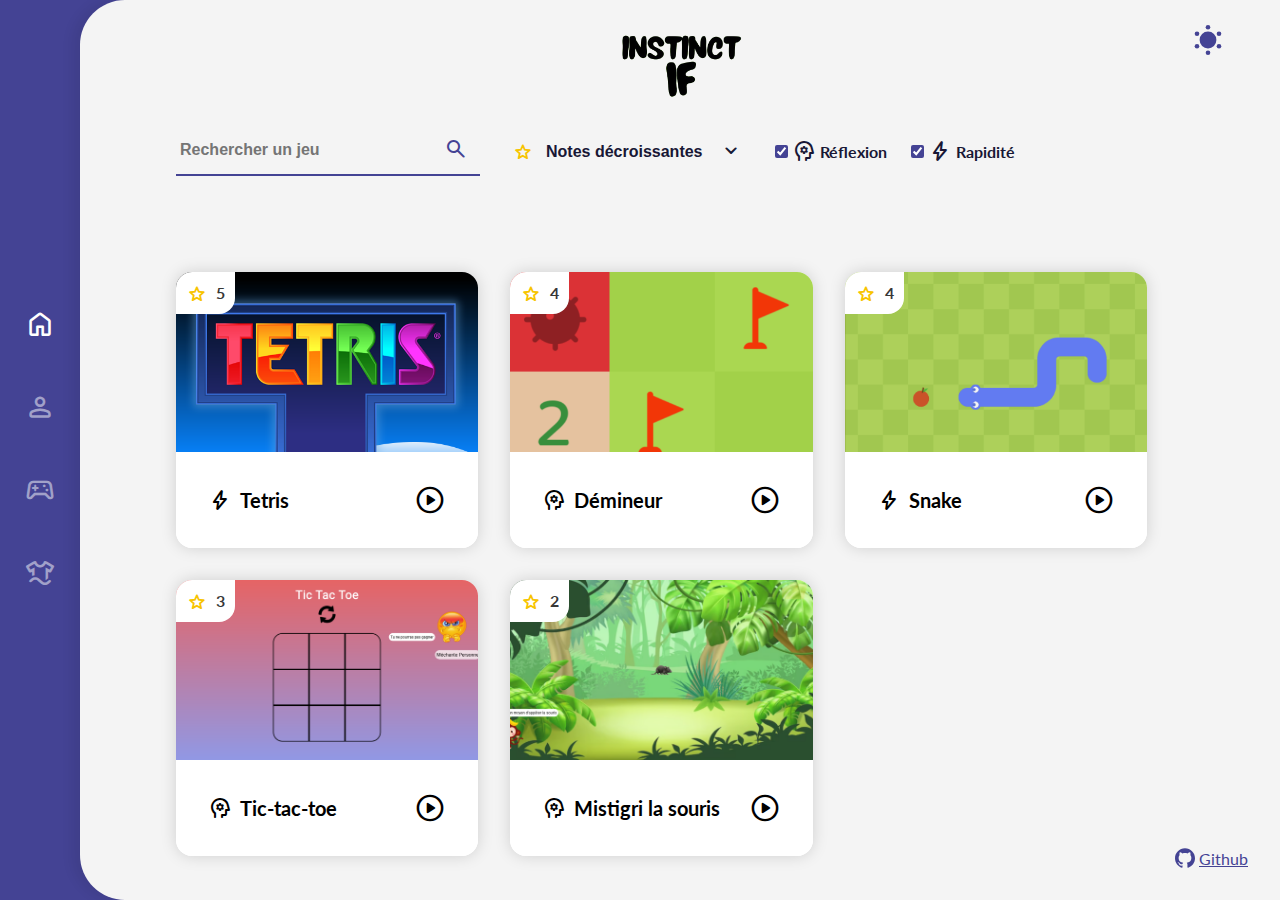
<file: index.html>
<!DOCTYPE html>
<html lang="fr">
<head>
    <meta charset="UTF-8">
    <title>Instinct If</title>
    <link rel="icon" href="favicon.svg">
    <meta name="viewport" content="width=device-width, initial-scale=1.0">
    <link rel="stylesheet" href="css/index.css">
    <link rel="stylesheet" href="css/theme-toggles@4.10.1_css_around.css">
    <link rel="preconnect" href="https://fonts.googleapis.com">
    <link rel="preconnect" href="https://fonts.gstatic.com" crossorigin>
    <link href="https://fonts.googleapis.com/css2?family=Lato:wght@300;400;700;900&display=swap" rel="stylesheet">
    <link rel="stylesheet" href="https://fonts.googleapis.com/css2?family=Material+Symbols+Rounded:opsz,wght,FILL,GRAD@24,400,1,0" />
    <link href="https://fonts.googleapis.com/css2?family=Faster+One&display=swap" rel="stylesheet">
    <script src="https://ajax.googleapis.com/ajax/libs/jquery/3.7.1/jquery.min.js"></script></head>
</head>
<body>
    <header>
        <div class="nav__item">
            <span class="material-symbols-rounded nav__item__btn active" id="nav-home">home</span>
        </div>
        <div class="nav__item">
            <span class="material-symbols-rounded nav__item__btn" id="nav-login">person</span>
        </div>
        <div class="nav__item"  id="nav-game2">
            <span class="material-symbols-rounded nav__item__btn" id="nav-game">sports_esports</span>
        </div>
        <div class="nav__item">
            <span class="material-symbols-rounded nav__item__btn" id="nav-merch">laundry</span>
        </div>
    </header>
    <main>
        <div class="head">
            <div class="logo-title">
                <img src="assets/logo_blanc.png" class="mainlogo">
            </div>
            <label class="theme-toggle">
                <input type="checkbox" id="dark-mode"/>
                <span class="theme-toggle-sr">Toggle theme</span>
                <svg
                        xmlns="http://www.w3.org/2000/svg"
                        aria-hidden="true"
                        width="1em"
                        height="1em"
                        fill="currentColor"
                        class="theme-toggle__around"
                        viewBox="0 0 32 32"
                >
                    <clipPath id="theme-toggle__around__cutout">
                        <path d="M0 0h42v30a1 1 0 00-16 13H0Z" />
                    </clipPath>
                    <g clip-path="url(#theme-toggle__around__cutout)">
                        <circle cx="16" cy="16" r="8.4" />
                        <g>
                            <circle cx="16" cy="3.3" r="2.3" />
                            <circle cx="27" cy="9.7" r="2.3" />
                            <circle cx="27" cy="22.3" r="2.3" />
                            <circle cx="16" cy="28.7" r="2.3" />
                            <circle cx="5" cy="22.3" r="2.3" />
                            <circle cx="5" cy="9.7" r="2.3" />
                        </g>
                    </g>
                </svg>
            </label>
        </div>
        <div class="container">
            <section id="home">
                <div class="home_search">
                    <div class="search__wrapper">
                        <input type="text" name="" placeholder="Rechercher un jeu" class="search__field">
                        <button type="submit" class="search__icon"><span class="material-symbols-rounded">search</span></button>
                    </div>
                    <div class="settings__wrapper">
                        <div class="note__wrapper">
                            <span class="material-symbols-rounded star">star</span>
                            <label class="note__select">
                                <select name="note_selection" id="note_selection" class="note_selection">
                                    <option value="descending">Notes décroissantes</option>
                                    <option value="ascending">Notes croissantes</option>
                                </select>
                                <span class="material-symbols-rounded">expand_more</span>
                            </label>
                        </div>
                        <label class="cat__choose">
                            <input type="checkbox" value="Réflexion" checked id="cat_psychology">
                            <span class="material-symbols-rounded">psychology</span>
                            Réflexion
                        </label>
                        <label class="cat__choose">
                            <input type="checkbox" value="Rapidité" checked id="cat_bolt">
                            <span class="material-symbols-rounded">bolt</span>
                            Rapidité
                        </label>
                    </div>
                </div>
                <div class="game_desc" id="tetris_d">
                    <div class="desc_title">
                        <h1>Tetris</h1>
                        <span class="material-symbols-rounded" data-id="tetris_d">close</span>
                    </div>
                    <div class="desc_img"></div>
                    <div class="desc_txt">
                        <div class="desc_info">
                            <div class="desc_cat">
                                <span class="material-symbols-rounded">bolt</span>
                                Rapidité
                            </div>
                            <div class="desc_note">
                                <span class="material-symbols-rounded">star</span>
                                <span class="material-symbols-rounded">star</span>
                                <span class="material-symbols-rounded">star</span>
                                <span class="material-symbols-rounded">star</span>
                                <span class="material-symbols-rounded">star</span>
                            </div>
                        </div>
                        <p>
                            Tetris est un jeu de puzzle emblématique où des pièces géométriques, appelées tétriminos, tombent d'en haut dans une grille. Le but est de les faire pivoter et glisser pour former des lignes horizontales sans lacunes. Une fois une ligne complétée, elle disparaît, libérant de l'espace pour les pièces suivantes. Le jeu devient de plus en plus rapide à mesure que les niveaux avancent, mettant les réflexes et la stratégie du joueur à l'épreuve. Avec son concept simple mais addictif, Tetris a captivé des millions de joueurs depuis sa création.
                        </p>
                    </div>
                    <a href="#" class="desc_play" data-id="tetris">Jouer <span class="material-symbols-rounded play">play_circle</span></a>
                </div>
                <div class="game_desc" id="deminer_d">
                    <div class="desc_title">
                        <h1>Démineur</h1>
                        <span class="material-symbols-rounded" data-id="deminer_d">close</span>
                    </div>
                    <div class="desc_img"></div>
                    <div class="desc_txt">
                        <div class="desc_info">
                            <div class="desc_cat">
                                <span class="material-symbols-rounded">psychology</span>
                                Réflexion
                            </div>
                            <div class="desc_note">
                                <span class="material-symbols-rounded">star</span>
                                <span class="material-symbols-rounded">star</span>
                                <span class="material-symbols-rounded">star</span>
                                <span class="material-symbols-rounded">star</span>
                            </div>
                        </div>
                        <p>
                            Le démineur est un jeu de réflexion où le joueur est confronté à une grille de cases cachées, certaines contenant des mines. Le but est de découvrir toutes les cases non minées sans déclencher une mine. En utilisant des indices numériques révélés lorsqu'une case est découverte, le joueur doit déduire l'emplacement des mines et marquer les cases potentiellement dangereuses. Le défi réside dans la gestion du risque et de la logique pour éviter les explosions et terminer la grille avec succès.
                        </p>
                    </div>
                    <a href="#" class="desc_play" data-id="deminer">Jouer <span class="material-symbols-rounded play">play_circle</span></a>
                </div>
                <div class="game_desc" id="snake_d">
                    <div class="desc_title">
                        <h1>Snake</h1>
                        <span class="material-symbols-rounded" data-id="snake_d">close</span>
                    </div>
                    <div class="desc_img"></div>
                    <div class="desc_txt">
                        <div class="desc_info">
                            <div class="desc_cat">
                                <span class="material-symbols-rounded">bolt</span>
                                Rapidité
                            </div>
                            <div class="desc_note">
                                <span class="material-symbols-rounded">star</span>
                                <span class="material-symbols-rounded">star</span>
                                <span class="material-symbols-rounded">star</span>
                                <span class="material-symbols-rounded">star</span>
                            </div>
                        </div>
                        <p>
                            Le jeu du Snake est un classique des jeux vidéo où le joueur contrôle un serpent qui se déplace à travers un espace en 2D. Le serpent grandit progressivement à mesure qu'il consomme des objets, généralement représentés par des points ou des fruits. L'objectif est de survivre aussi longtemps que possible tout en évitant de se heurter aux murs ou à sa propre queue. Le jeu devient progressivement plus difficile à mesure que le serpent grandit, mettant les réflexes du joueur à l'épreuve.
                        </p>
                    </div>
                    <a href="#" class="desc_play" data-id="snake">Jouer <span class="material-symbols-rounded play">play_circle</span></a>
                </div>
                <div class="game_desc" id="tic-tac-toe_d">
                    <div class="desc_title">
                        <h1>Tic-tac-toe</h1>
                        <span class="material-symbols-rounded" data-id="tic-tac-toe_d">close</span>
                    </div>
                    <div class="desc_img"></div>
                    <div class="desc_txt">
                        <div class="desc_info">
                            <div class="desc_cat">
                                <span class="material-symbols-rounded">psychology</span>
                                Réflexion
                            </div>
                            <div class="desc_note">
                                <span class="material-symbols-rounded">star</span>
                                <span class="material-symbols-rounded">star</span>
                                <span class="material-symbols-rounded">star</span>
                            </div>
                        </div>
                        <p>
                            Le Tic Tac Toe, aussi connu sous le nom de Morpion, est un jeu de plateau classique pour deux joueurs. Il se joue sur une grille de 3x3 cases. Les joueurs alternent pour placer leur marque, généralement un "X" ou un "O", dans une case vide. Le but est de créer une ligne horizontale, verticale ou diagonale de trois de ses marques. Le jeu se termine dès qu'un joueur réussit à aligner trois de ses marques ou lorsque la grille est remplie sans qu'aucun joueur ne parvienne à aligner trois marques. C'est un jeu simple mais stratégique, souvent utilisé pour enseigner la logique et la planification aux enfants.
                        </p>
                    </div>
                    <a href="#" class="desc_play" data-id="tic-tac-toe">Jouer <span class="material-symbols-rounded play">play_circle</span></a>
                </div>
                <div class="game_desc" id="mouse_d">
                    <div class="desc_title">
                        <h1>Mistigri la souris</h1>
                        <span class="material-symbols-rounded" data-id="mouse_d">close</span>
                    </div>
                    <div class="desc_img"></div>
                    <div class="desc_txt">
                        <div class="desc_info">
                            <div class="desc_cat">
                                <span class="material-symbols-rounded">psychology</span>
                                Réflexion
                            </div>
                            <div class="desc_note">
                                <span class="material-symbols-rounded">star</span>
                                <span class="material-symbols-rounded">star</span>
                            </div>
                        </div>
                        <p>
                            Lorem ipsum dolor sit amet, consectetur adipiscing elit, sed do eiusmod tempor incididunt ut labore et dolore magna aliqua. Ut enim ad minim veniam, quis nostrud exercitation ullamco laboris nisi ut aliquip ex ea commodo consequat. Duis aute irure dolor in reprehenderit in voluptate velit esse cillum dolore eu fugiat nulla pariatur. Excepteur sint occaecat cupidatat non proident, sunt in culpa qui officia deserunt mollit anim id est laborum.
                        </p>
                    </div>
                    <a href="#" class="desc_play" data-id="mouse">Jouer <span class="material-symbols-rounded play">play_circle</span></a>
                </div>
                <div class="bestGames">
                    <div class="card" id="tetris_c">
                        <div class="card__img">
                            <div class="card__note">
                                <span class="material-symbols-rounded">star</span>
                                <span class="card__note__number">5</span>
                            </div>
                        </div>
                        <div class="card__title">
                            <div class="card__title__left">
                                <span class="material-symbols-rounded">bolt</span>
                                <p class="card__game__title">Tetris</p>
                            </div>
                            <span class="material-symbols-rounded play" id="tetris">play_circle</span>
                        </div>
                    </div>
                    <div class="card" id="deminer_c">
                        <div class="card__img">
                            <div class="card__note">
                                <span class="material-symbols-rounded">star</span>
                                <span class="card__note__number">4</span>
                            </div>
                        </div>
                        <div class="card__title">
                            <div class="card__title__left">
                                <span class="material-symbols-rounded">psychology</span>
                                <p class="card__game__title">Démineur</p>
                            </div>
                            <span class="material-symbols-rounded play play" id="deminer">play_circle</span>
                        </div>
                    </div>
                    <div class="card" id="snake_c">
                        <div class="card__img">
                            <div class="card__note">
                                <span class="material-symbols-rounded">star</span>
                                <span class="card__note__number">4</span>
                            </div>
                        </div>
                        <div class="card__title">
                            <div class="card__title__left">
                                <span class="material-symbols-rounded">bolt</span>
                                <p class="card__game__title">Snake</p>
                            </div>
                            <span class="material-symbols-rounded play" id="snake">play_circle</span>
                        </div>
                    </div>
                    <div class="card" id="tic-tac-toe_c">
                        <div class="card__img">
                            <div class="card__note">
                                <span class="material-symbols-rounded">star</span>
                                <span class="card__note__number">3</span>
                            </div>
                        </div>
                        <div class="card__title">
                            <div class="card__title__left">
                                <span class="material-symbols-rounded">psychology</span>
                                <p class="card__game__title">Tic-tac-toe</p>
                            </div>
                            <span class="material-symbols-rounded play" id="tic-tac-toe">play_circle</span>
                        </div>
                    </div>
                    <div class="card" id="mouse_c">
                        <div class="card__img">
                            <div class="card__note">
                                <span class="material-symbols-rounded">star</span>
                                <span class="card__note__number">2</span>
                            </div>
                        </div>
                        <div class="card__title">
                            <div class="card__title__left">
                                <span class="material-symbols-rounded">psychology</span>
                                <p class="card__game__title">Mistigri la souris</p>
                            </div>
                            <span class="material-symbols-rounded play play" id="mouse">play_circle</span>
                        </div>
                    </div>
                </div>
            </section>
            <section id="login">
                <div id="connexionPage">
                    <h1>CONNEXION</h1>
                    <form action="" method="post">
                        <h2>Identifiant</h2>
                        <input type="text" class="em" name="Identifiant" style="padding: 20px;" placeholder="E-mail" required><br>
                        <div id="emailError" class="error-message" style="display: none;">Veuillez entrer une adresse e-mail valide. Vérifiez qu'elle est bien composée des éléments qu'une adresse mail a besoin s'il vous plaît.</div>
                        <h2>Mot de Passe</h2>
                        <input type="password" class="psd" name="Mot de Passe" style="padding: 20px;" placeholder="Mot De Passe">
                        <br>
                        <a href="#" class="mdpflien" id="mdpForget">Mot de Passe oublié ? </a>
                        <br>
                        <a href="#" class="newalien" id="newAccount">Nouveau</a>
                        <br>
                        <input type="submit" class="val" value="Se Connecter">
                    </form>
                </div>

                <div id="mdpForgetPage">
                    <h1>Mot de Passe oublié</h1>
                    <form action="" method="post">
                        <h4>Veuillez saisir l'adresse mail reliée à votre compte afin de réinitialiser votre mot de passe</h4>
                        <input type="text" class="em1" style="padding: 20px;" placeholder="E-mail" required>
                        <div id="email2Error" class="error-message2" style="display: none;">Veuillez entrer une adresse e-mail valide. Vérifier qu'elle est bien composée des éléments qu'une adresse mail à besoin s'il vous plait. </div>
                        <div id = "spe">
                            <input type="button" class="ba" id="backMdpForget" value="Retour">
                            <input type="button" class="val1" value="Valider">
                        </div>
                    </form>
                </div>

                <div id="newAccountPage">
                    <h1>Créer Votre Compte</h1>
                    <form action="" method="post">
                        <h4>Veuillez saisir les informations suivantes pour créer un nouveau compte</h4>
                        <h5>Nom</h5>
                        <br>
                        <input type="text" class="pre" placeholder="Entrer un Prénom" required><br>
                        <h5>Prénom</h5>
                        <br>
                        <input type="text" class="no" placeholder="Entre un Nom" required><br>
                        <h5>E-mail</h5>
                        <br>
                        <input type="text" class="em2" placeholder="Entrer un e-mail" required><br>
                        <div id="email3Error" class="error-message3" style="display: none;">Veuillez entrer une adresse e-mail valide. Vérifier qu'elle est bien composée des éléments qu'une adresse mail à besoin s'il vous plait. </div>
                        <h5>Mot de Passe</h5>
                        <br>
                        <input type="password" class="psd1" id="password1" placeholder="Entrer un mot de passe" required><br>
                        <input type="password" class="psd2" id="password2" placeholder="Confirmer le mot de passe" required><br>
                        <div id="passwordMismatchError" style="display: none;">Les mots de passe ne correspondent pas.</div>

                        <label class="recie" for="recievedInfo">
                            <input type="checkbox" name="recievedInfo" id="recievedInfo">
                            Souhaitez-vous recevoir par mail des informations sur les nouveaux jeux à leur sortie et quelques tips pour améliorer vos performances !
                        </label>
                        <div class="newAccountBtn">
                            <input type="button" class="ba1" id="backNewAccount" value="Retour">
                            <input type="button" class="val2" value="Valider">
                        </div>
                    </form>
                </div>
            </section>
            <section id="game">
                <iframe
                        class="game-screen"
                        title="Instinct If game"
                        src=""
                        autofocus>
                </iframe>
                <div class="no_game">
                    <h1>Sélectionnez un jeu</h1>
                    <div class="list_game">
                        <span data-id="tetris">Tetris</span>
                        <span data-id="deminer">Démineur</span>
                        <span data-id="snake">Snake</span>
                        <span data-id="tic-tac-toe">Tic-tac-toe</span>
                        <span data-id="mouse">Mistigri</span>
                    </div>
                </div>
                <div class="game_nav hide">
                    <span class="material-symbols-rounded game_nav_btn" id="gn_fullscreen">fullscreen</span>
                    <div class="game-select">
                        <select name="gameSelection" id="game-selection">
                            <option value="default">Choisissez un jeu</option>
                            <option value="tetris">Tetris</option>
                            <option value="snake">Snake</option>
                            <option value="deminer">Démineur</option>
                            <option value="tic-tac-toe">Tic-tac-toe</option>
                            <option value="mouse">Mistigri la souris</option>
                        </select>
                        <span class="material-symbols-rounded">expand_more</span>
                    </div>
                    <span class="material-symbols-rounded game_nav_btn" id="gn_hide">push_pin</span>
                </div>
            </section>
            <section id="merch" style="display: none;"></section>
        </div>
        <a href="https://github.com/PolLamothe/Instinct-If" target="_blank" class="git">
            <svg role="img" viewBox="0 0 24 24" xmlns="http://www.w3.org/2000/svg"><title>GitHub</title><path d="M12 .297c-6.63 0-12 5.373-12 12 0 5.303 3.438 9.8 8.205 11.385.6.113.82-.258.82-.577 0-.285-.01-1.04-.015-2.04-3.338.724-4.042-1.61-4.042-1.61C4.422 18.07 3.633 17.7 3.633 17.7c-1.087-.744.084-.729.084-.729 1.205.084 1.838 1.236 1.838 1.236 1.07 1.835 2.809 1.305 3.495.998.108-.776.417-1.305.76-1.605-2.665-.3-5.466-1.332-5.466-5.93 0-1.31.465-2.38 1.235-3.22-.135-.303-.54-1.523.105-3.176 0 0 1.005-.322 3.3 1.23.96-.267 1.98-.399 3-.405 1.02.006 2.04.138 3 .405 2.28-1.552 3.285-1.23 3.285-1.23.645 1.653.24 2.873.12 3.176.765.84 1.23 1.91 1.23 3.22 0 4.61-2.805 5.625-5.475 5.92.42.36.81 1.096.81 2.22 0 1.606-.015 2.896-.015 3.286 0 .315.21.69.825.57C20.565 22.092 24 17.592 24 12.297c0-6.627-5.373-12-12-12" fill="var(--text-color)"/></svg>
            Github
        </a>
    </main>
    <script src="js/index.js"></script>
    <script src="js/gameLauncher.js"></script>
    <script src="js/login.js"></script>
</body>
</html>
</file>
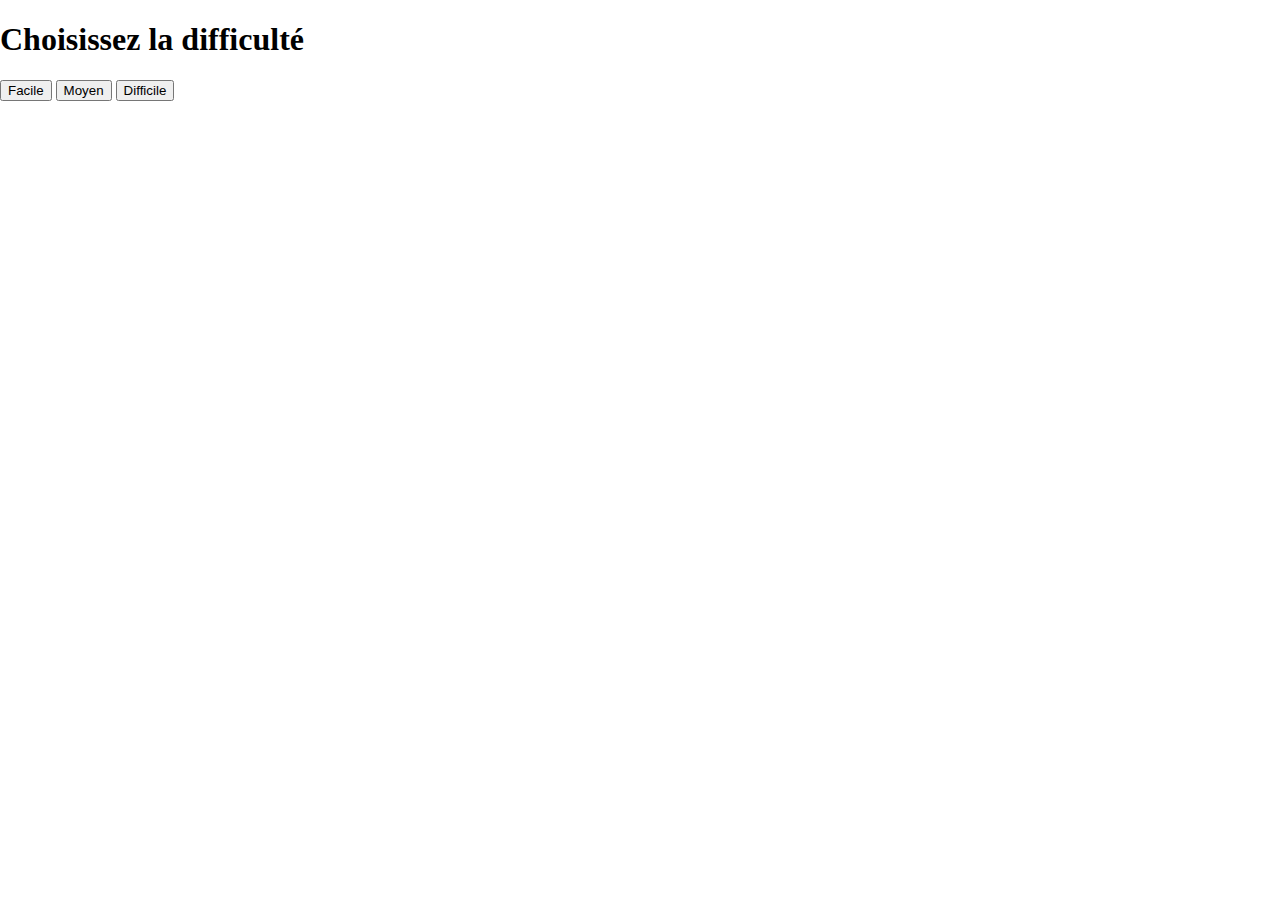
<file: game/Deminer/index.html>
<!DOCTYPE html>
<html lang="en">
<head>
    <meta charset="UTF-8">
    <title>Title</title>
    <link href="./index.css" rel="stylesheet">
    <link rel="stylesheet" href="https://fonts.googleapis.com/css?family=Roboto">
    <script src="https://ajax.googleapis.com/ajax/libs/jquery/3.7.1/jquery.min.js"></script></head>
</head>
<body>
    <div id="startDiv">
        <h1>Choisissez la difficulté</h1>
        <button class="difficultyButton">Facile</button>
        <button class="difficultyButton">Moyen</button>
        <button class="difficultyButton">Difficile</button>
    </div>
    <div id="Main">
        <div id="Game">

        </div>
        <div id="Info">
                <img src="./cross.webp">
                <p id="crossCount"></p>
        </div>
    </div>
    <div id="annonceVictoire" class="annonce"><p>Vous avez gagné !</p><button class="rejouerButton">Rejouer</button></div>
    <div id="annonceDéfaite" class="annonce"><p>Vous avez perdu !</p><button class="rejouerButton">Rejouer</button></div>
    
    <script src="./index.js"></script>
</body>
</html>
</file>
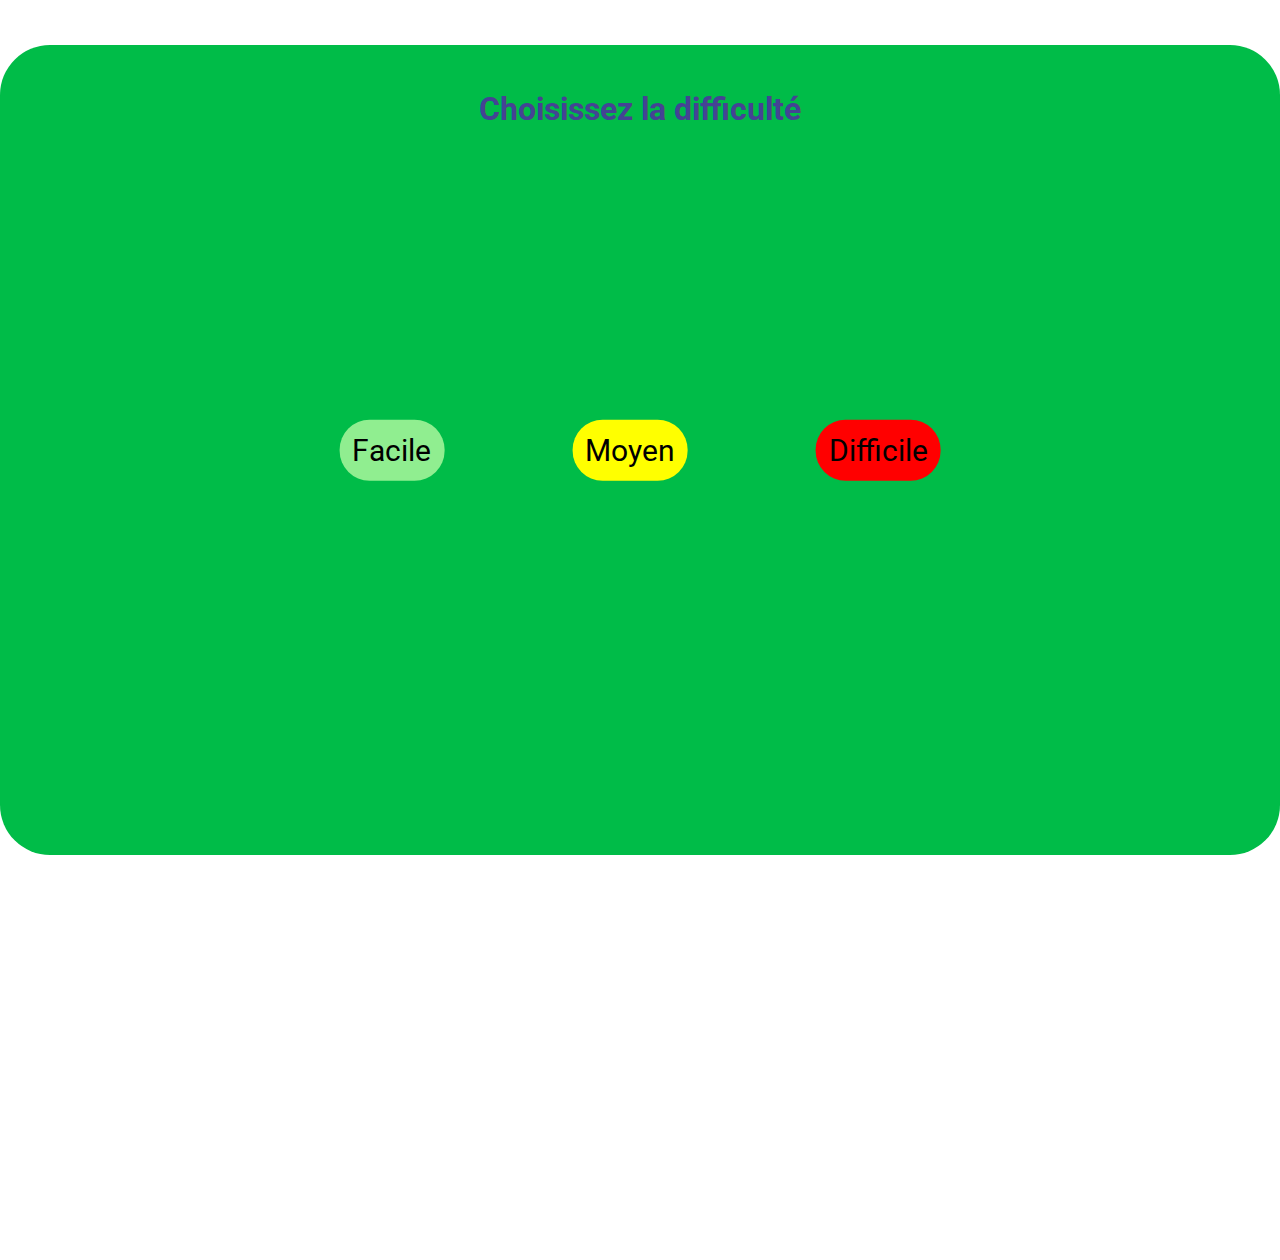
<file: game/deminer/index.html>
<!DOCTYPE html>
<html lang="en">
<head>
    <meta charset="UTF-8">
    <title>Title</title>
    <link href="./index.css" rel="stylesheet">
    <link rel="stylesheet" href="https://fonts.googleapis.com/css?family=Roboto">
    <script src="https://ajax.googleapis.com/ajax/libs/jquery/3.7.1/jquery.min.js"></script></head>
</head>
<body>
    <div id="startDiv">
        <h1>Choisissez la difficulté</h1>
        <div id="buttonDiv">
            <button class="difficultyButton" id="easyButton">Facile</button>
            <button class="difficultyButton" id="mediumButton">Moyen</button>
            <button class="difficultyButton" id="hardButton">Difficile</button>
        </div>
    </div>
    <div id="Main">
        <div id="Game">

        </div>
        <div id="Side">
            <div id="Info">
                <img src="./cross.webp">
                <p id="crossCount"></p>
            </div>
            <button id="returnButton">Retour<img src="./back.png" id="returnIMG"></button>
        </div>
    </div>
    <div id="annonceVictoire" class="annonce"><p>Vous avez gagné !</p><button class="rejouerButton">Rejouer</button></div>
    <div id="annonceDéfaite" class="annonce"><p>Vous avez perdu !</p><button class="rejouerButton">Rejouer</button></div>
    
    <script src="./index.js"></script>
</body>
</html>
</file>
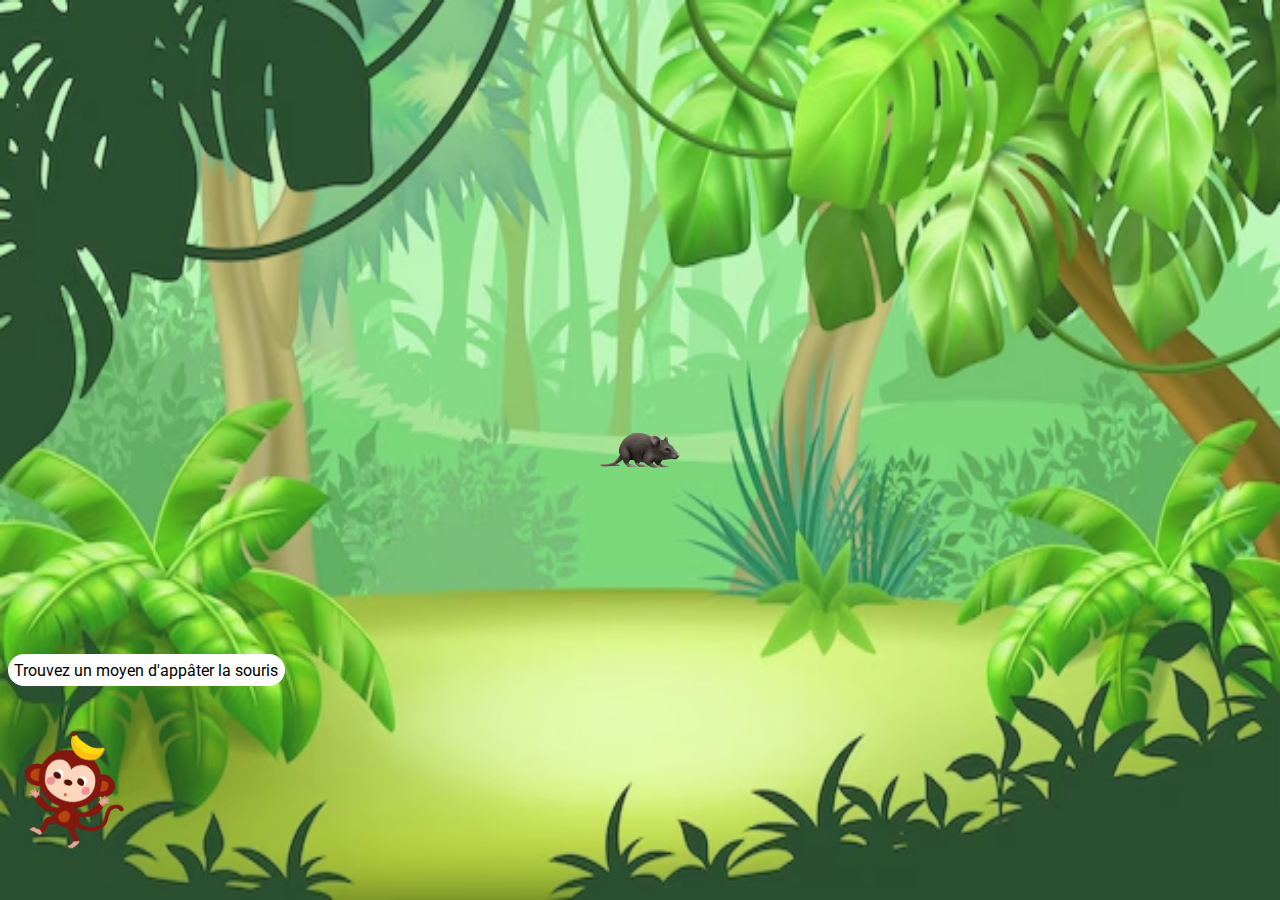
<file: game/mouse/index.html>
<!DOCTYPE html>
<html lang="en">
<head>
    <meta charset="UTF-8">
    <meta name="viewport" content="width=device-width, initial-scale=1.0">
    <script src="https://cdnjs.cloudflare.com/ajax/libs/jquery/3.7.1/jquery.min.js" integrity="sha512-v2CJ7UaYy4JwqLDIrZUI/4hqeoQieOmAZNXBeQyjo21dadnwR+8ZaIJVT8EE2iyI61OV8e6M8PP2/4hpQINQ/g==" crossorigin="anonymous" referrerpolicy="no-referrer"></script>
    <link rel="stylesheet" href="https://fonts.googleapis.com/css?family=Roboto">
    <link href="index.css" rel="stylesheet">
    <title>Mistigri la souris</title>
</head>
<body>
    <img src="./assets/background-forest.avif" id="background">
    <p>Trouvez un moyen d'appâter la souris</p>
    <h1>Vous avez gagné</h1>
    <img src="./assets/souris.png" id="souris_photo">
    <img src="./assets/fromage.webp" id="draggable">
    <img src="./assets/wolf.gif" id="wolf">
    <img src="./assets/singe.png" id="singe"> 
    <script src="index.js"></script>
</body>
</html>
</file>
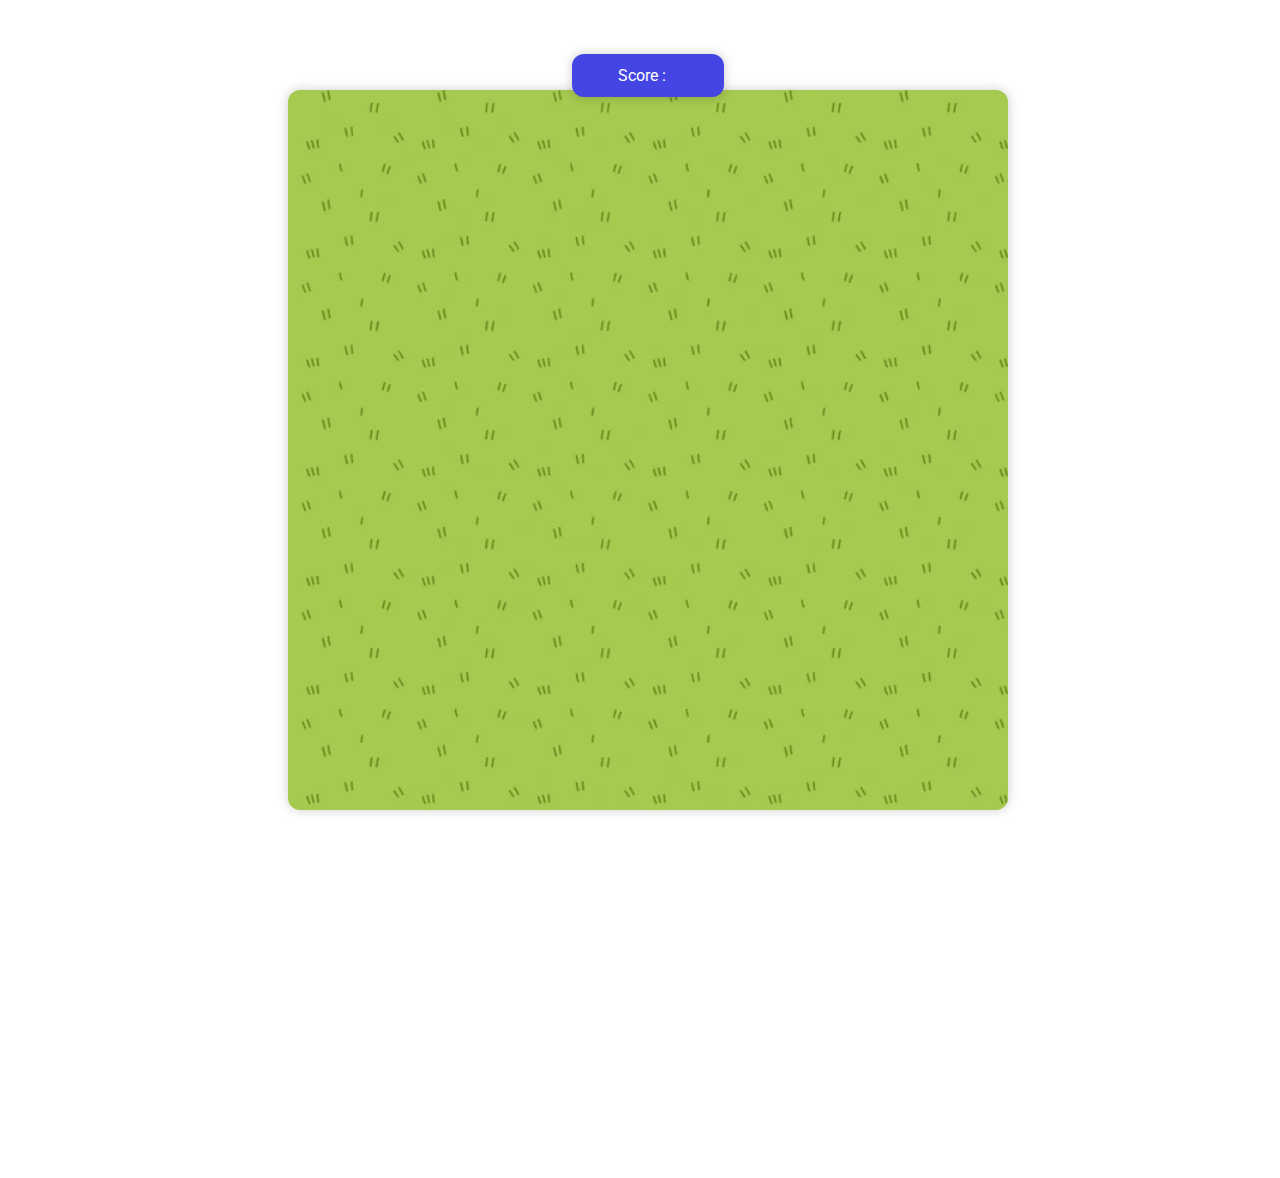
<file: game/snake/index.html>
<!DOCTYPE html>
<html lang="en">
<head>
    <meta charset="UTF-8">
    <meta name="viewport" content="width=device-width, initial-scale=1.0">
    <link rel="stylesheet" href="./index.css">
    <link rel="stylesheet" href="https://fonts.googleapis.com/css?family=Roboto">
    <script src="https://cdnjs.cloudflare.com/ajax/libs/jquery/3.7.1/jquery.min.js" integrity="sha512-v2CJ7UaYy4JwqLDIrZUI/4hqeoQieOmAZNXBeQyjo21dadnwR+8ZaIJVT8EE2iyI61OV8e6M8PP2/4hpQINQ/g==" crossorigin="anonymous" referrerpolicy="no-referrer"></script>
    <title>Snake</title>
</head>
<body>
    <div id="annonce">
        <h1>Vous avez perdu !</h1>
        <button id='rejouer'>
            Rejouer
            <svg xmlns="http://www.w3.org/2000/svg" height="24" viewBox="0 -960 960 960" width="24"><path d="M480-80q-75 0-140.5-28.5t-114-77q-48.5-48.5-77-114T120-440q0-17 11.5-28.5T160-480q17 0 28.5 11.5T200-440q0 117 81.5 198.5T480-160q117 0 198.5-81.5T760-440q0-117-81.5-198.5T480-720h-6l34 34q12 12 11.5 28T508-630q-12 12-28.5 12.5T451-629L348-732q-12-12-12-28t12-28l103-103q12-12 28.5-11.5T508-890q11 12 11.5 28T508-834l-34 34h6q75 0 140.5 28.5t114 77q48.5 48.5 77 114T840-440q0 75-28.5 140.5t-77 114q-48.5 48.5-114 77T480-80Z"/></svg>
        </button>
    </div>
    <div id="game">
        <div id="score">
            <p>Score :</p>
            <p id="score_num"></p>
        </div>
    </div>
    <script src="./index.js"></script>
</body>
</html>
</file>
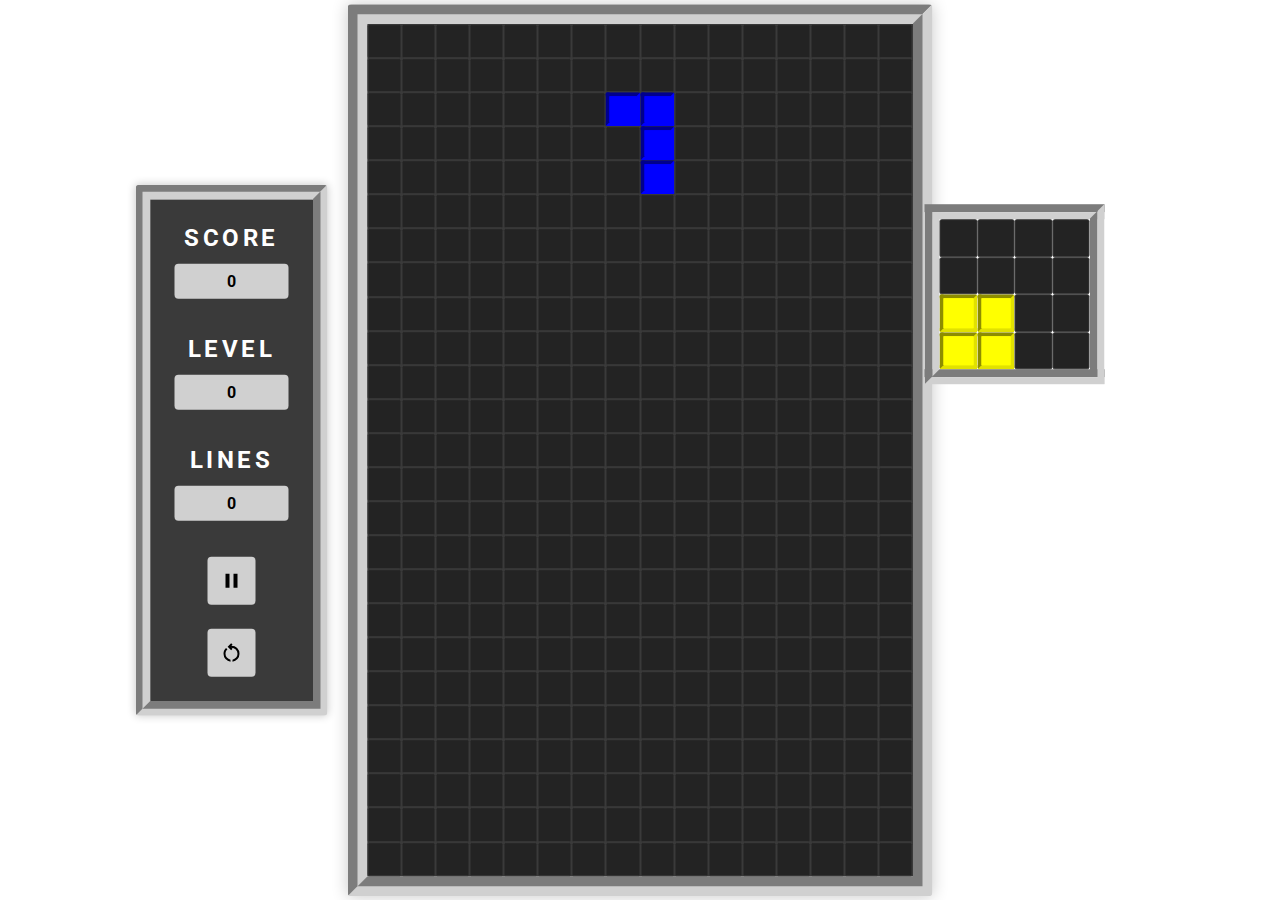
<file: game/tetris/index.html>
<!DOCTYPE html>
<html lang="en">
<head>
    <meta charset="UTF-8">
    <meta name="viewport" content="width=device-width, initial-scale=1.0">
    <title>Tetris</title>
    <link href="./index.css" rel="stylesheet">
    <link rel="stylesheet" href="https://fonts.googleapis.com/css?family=Roboto">
    <script src="https://ajax.googleapis.com/ajax/libs/jquery/3.7.1/jquery.min.js"></script></head>
<body>
    <div id="playAgainDiv">
        <button id="rejouerButton">Rejouer</button>
    </div>
    <div id="globalGame">
        <div id="centerGame">
            <div class="controls">
                <div class="stats">
                    <h5>SCORE</h5>
                    <div class="stat__display">
                        <span id="tScore">0</span>
                    </div>
                </div>
                <div class="stats">
                    <h5>LEVEL</h5>
                    <div class="stat__display">
                        <span id="tLevel">0</span>
                    </div>
                </div>
                <div class="stats">
                    <h5>LINES</h5>
                    <div class="stat__display">
                        <span id="tLines">0</span>
                    </div>
                </div>
                <button id="play_state_btn" class="btn" type="button"><svg xmlns="http://www.w3.org/2000/svg" height="24" viewBox="0 -960 960 960" width="24"><path d="M560-200v-560h160v560H560Zm-320 0v-560h160v560H240Z"/></svg></button>
                <button id="reset_btn" class="btn" type="button"><svg xmlns="http://www.w3.org/2000/svg" height="24" viewBox="0 -960 960 960" width="24"><path d="M440-122q-121-15-200.5-105.5T160-440q0-66 26-126.5T260-672l57 57q-38 34-57.5 79T240-440q0 88 56 155.5T440-202v80Zm80 0v-80q87-16 143.5-83T720-440q0-100-70-170t-170-70h-3l44 44-56 56-140-140 140-140 56 56-44 44h3q134 0 227 93t93 227q0 121-79.5 211.5T520-122Z"/></svg></button>
            </div>
            <div id="nextPieceDiv">
                <div id="next1" class="case"></div>
                <div id="next2" class="case"></div>
                <div id="next3" class="case"></div>
                <div id="next4" class="case"></div>
                <div id="next5" class="case"></div>
                <div id="next6" class="case"></div>
                <div id="next7" class="case"></div>
                <div id="next8" class="case"></div>
                <div id="next9" class="case"></div>
                <div id="next10" class="case"></div>
                <div id="next11" class="case"></div>
                <div id="next12" class="case"></div>
                <div id="next13" class="case"></div>
                <div id="next14" class="case"></div>
                <div id="next15" class="case"></div>
                <div id="next16" class="case"></div>
            </div>
        </div>
    </div>
    <script src="./index.js" type="module"></script>
</body>
</html>
</file>
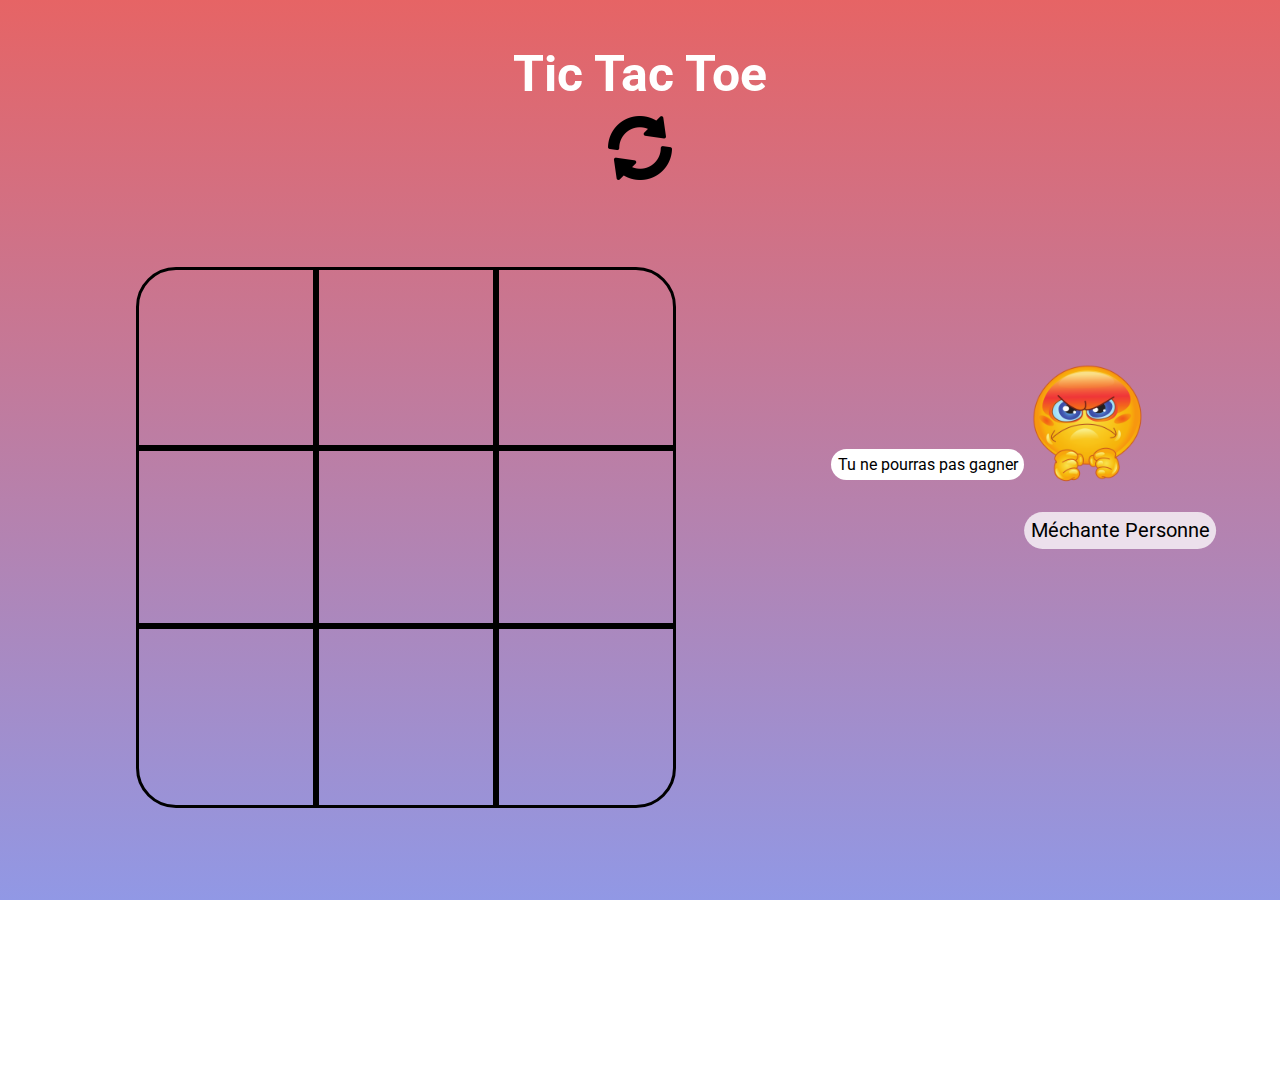
<file: game/tic-tac-toe/index.html>
<!DOCTYPE html>
<html lang="en">
<head>
    <meta charset="UTF-8">
    <meta name="viewport" content="width=device-width, initial-scale=1.0">
    <link rel="stylesheet" href="https://fonts.googleapis.com/css?family=Roboto">
    <script src="https://cdnjs.cloudflare.com/ajax/libs/jquery/3.7.1/jquery.min.js" integrity="sha512-v2CJ7UaYy4JwqLDIrZUI/4hqeoQieOmAZNXBeQyjo21dadnwR+8ZaIJVT8EE2iyI61OV8e6M8PP2/4hpQINQ/g==" crossorigin="anonymous" referrerpolicy="no-referrer"></script>
    <link rel="stylesheet" href="./index.css"> 
    <title>Tic Tac Toe</title>
</head>
<body>
    <div id="topDiv">
        <h1>Tic Tac Toe</h1>
        <img src="./assets/reload.png" id="reloadIcon">
    </div>
    <h1 id="annonce"></h1>
    <div id="globalGame">
        <div class="row">
            <div class="case" style="border-top-left-radius: 40px;"><p id="A1"></p></div>
            <div class="case"><p id="A2"></p></div>
            <div class="case" style="border-top-right-radius: 40px;"><p id="A3"></p></div>
        </div>
        <div class="row">
            <div class="case"><p id="B1"></p></div>
            <div class="case"><p id="B2"></p></div>
            <div class="case"><p id="B3"></p></div>
        </div>
        <div class="row">
            <div class="case" style="border-bottom-left-radius: 40px;"><p id="C1"></p></div>
            <div class="case"><p id="C2"></p></div>
            <div class="case" style="border-bottom-right-radius: 40px;"><p id="C3"></p></div>
        </div> 
    </div>
    <div id="npcDiv">
        <p id="speakText">Tu ne pourras pas gagner</p>
        <div>
            <img src="./assets/hater.webp" id="hater" class="npc">
            <p contenteditable="true" id="npcState">Méchante Personne</p>
        </div>
    </div>
    <script src="./index.js"></script>
</body>
</html>
</file>
<file: css/index.css>
:root {
    --bg1: #f4f4f4;
    --bg2: #444394;
    --bg3: #181735;
    --text-color: #444394;
    --text-color-inactive: rgba(255, 255, 255, 0.5);
    --fs-bg: rgba(244, 244, 244, 0.70);
}

.dark_mode {
    --bg1: #181735;
    --bg2: #444394;
    --bg3: #ffffff;
    --text-color: #ffffff;
    --text-color-inactive: rgba(255, 255, 255, 0.5);
    --fs-bg: rgba(24, 23, 53, 0.70);
}

* {
    padding: 0;
    margin: 0;
    box-sizing: border-box;
}

body {
    font-family: "Lato", sans-serif;
    font-weight: 400;
    font-style: normal;
    background: var(--bg2);
    display: flex;
    color: var(--text-color);
    height: 100vh;
    width: 100vw;
    overflow: hidden;
    transition: color .5s;
}

header {
    height: 100vh;
    color: var(--text-color-inactive);
    display: flex;
    flex-direction: column;
    gap: 24px;
    justify-content: center;
    align-items: center;
    padding: 0 12px;
}

header .material-symbols-rounded {
    font-size: 32px !important;
    transition: color .3s;
}
header .material-symbols-rounded.active {
    color: #ffffff;
}
header .material-symbols-rounded:hover {
    color: #ffffff;
}

.nav__item {
    cursor: pointer;
    padding: 12px;
    user-select: none;
}

.head {
    position: relative;
    display: flex;
    justify-content: space-around;
    align-items: center;
    padding: 32px 64px;
    margin-bottom: 24px;
}
.theme-toggle {
    position: absolute;
    right: 64px;
    top: 50%;
    transform: translateY(-50%) scale(2);
}
.logo-title {
    display: flex;
    justify-content: center;
    align-items: center;
    flex-direction: column;
    gap: 24px;
    font-weight: bold;
}
.mainlogo{
    width: 10vw;
    margin-bottom: -5vh;
    filter: invert(100%);
}
.title {
    font-size: 30px;
}
.logo {
    display: flex;
    justify-content: center;
    align-items: center;
    gap: 4px;
    font-size: 22px;
    transform: scale(1.2);
}

main {
    background: var(--bg1);
    border-radius: 45px 0 0 45px;
    height: 100vh;
    flex-grow: 2;
    box-shadow: -8px 0 12px rgba(0, 0, 0, 0.07);
    overflow: hidden;
    transition: background-color .5s;
}
.container {
    padding: 16px 64px;
    overflow: scroll;
    height: 85vh;
}

.git {
    display: flex;
    justify-content: end;
    align-items: center;
    gap: 4px;
    color: var(--text-color);
    font-size: 16px;
    position: absolute;
    bottom: 32px;
    right: 32px;
    z-index: 1;
}

.git svg {
    width: 20px;
    height: 20px;
}

/*
    HOME
*/
.home_search {
    margin-bottom: 64px;
    padding-left: 32px;
    display: flex;
    justify-content: start;
    gap: 32px;
    align-items: end;
    color: var(--bg3);
}

.bestGames {
    display: flex;
    gap: 32px;
    flex-direction: row;
    flex-wrap: wrap;
    padding: 32px;
}

.search__wrapper {
    display: flex;
    justify-content: center;
    align-items: center;
    border-bottom: solid var(--text-color) 2px;
    padding: 4px;
}
.search__field {
    width: 20vw;
    font-size: 16px;
    font-weight: bold;
    color: var(--bg3);
    background: none;
    appearance: none;
    border: none;
}
.search__field:focus {
    outline: none;
}
.search__icon {
    cursor: pointer;
    color: var(--text-color);
    background: none;
    appearance: none;
    border: none;
    border-radius: 50px;
    padding: 6px 8px;
    transition: all .4s;
}
.search__icon:focus {
    outline: solid var(--text-color) 1px;
}
.search__icon:hover {
    background: var(--text-color);
    color: var(--bg1);
}

.settings__wrapper {
    display: flex;
    justify-content: center;
    align-items: center;
    gap: 24px;
    font-size: 16px;
    font-weight: bold;
    padding: 8px 0;
}
.settings__wrapper .star {
    color: #f7c400;
    font-size: 22px;
}
.note__wrapper {
    display: flex;
    justify-content: center;
    align-items: center;
}
.note__select {
    position: relative;
}
.note__select .material-symbols-rounded {
    position: absolute;
    right: 8px;
    top: 50%;
    transform: translateY(-50%);
}
.note_selection {
    color: inherit;
    font-size: 16px;
    border: none;
    background: rgba(255, 255, 255, 0.0);
    font-weight: bold;
    border-radius: 8px;
    padding: 8px 48px 8px 12px;
    appearance: none;
    -webkit-appearance: none;
    cursor: pointer;
    transition: .2s;
    width: max-content;
}
.note_selection:hover {
    background: rgba(0, 0, 0, 0.1);
}
.cat__choose {
    display: flex;
    justify-content: center;
    align-items: center;
    gap: 4px;
    font-size: 16px;
    user-select: none;
}
.cat__choose input {
    accent-color: var(--bg2);
}

.game_desc {
    display: flex;
    width: 30vw;
    height: 100%;
    position: absolute;
    right: 0;
    top: 0;
    background: var(--bg2);
    border-radius: 45px 0 0 45px;
    padding: 48px;
    color: #ffffff;
    z-index: 50;
    flex-direction: column;
    gap: 4vh;
    transform: translateX(100%);
    transition: all .4s ease-in-out;
}
.desc_title {
    display: flex;
    justify-content: space-between;
    align-items: center;
}
.desc_title h1 {
    font-size: 32px;
}
.desc_title .material-symbols-rounded {
    transition: all .3s ease-in-out;
}
.desc_title .material-symbols-rounded:hover {
    transform: rotate(45deg);
}
.desc_title .material-symbols-rounded {
    font-size: 32px;
    cursor: pointer;
}
.desc_img {
    width: 100%;
    height: 8vh;
    max-height: 270px;
    flex-grow: 2;
    border-radius: 12px;
}
.desc_txt {
    display: flex;
    flex-direction: column;
    gap: 16px;
    flex-grow: 1;
    flex-shrink: 1;
    flex-basis: 30vh;
}
.desc_txt p {
    line-height: 150%;
    min-height: 8vh;
    overflow: scroll;
    flex-basis: 0;
    flex-shrink: 2;
    flex-grow: 1;
}
.desc_info {
    display: flex;
    align-items: center;
    justify-content: start;
    gap: 2vh;
    color: #000000;
    flex-shrink: 0;
}
.desc_cat {
    display: flex;
    align-items: center;
    gap: 4px;
    font-weight: 600;
    background: rgba(255, 255, 255, 1);
    border-radius: 50px;
    padding: 12px 16px;
}
.desc_note {
    display: flex;
    align-items: center;
    gap: 4px;
    color: #f7c400;
    background: rgba(255, 255, 255, 1);
    border-radius: 50px;
    padding: 12px 16px;
}
.desc_play {
    width: 100%;
    display: flex;
    justify-content: center;
    align-items: center;
    background: #4CBB17;
    color: #ffffff;
    padding: 16px 0;
    border-radius: 50px;
    text-decoration: none;
    gap: 8px;
    font-weight: 600;
    font-size: 20px;
    box-shadow: 0 0 16px rgba(76, 187, 23, 0.25);
    transition: all .3s;
}
.desc_play .material-symbols-rounded{
    font-size: 32px;
}
.desc_play:hover {
    transform: scale(1.04);
    background: #51c719;
}
#tetris_d .desc_img {
    background: url("../assets/Tetris.png") no-repeat center top/cover;
}
#deminer_d .desc_img {
    background: url("../assets/deminer-2.png") no-repeat center top/cover;
}
#snake_d .desc_img {
    background: url("../assets/Snake-2.png") no-repeat center top/cover;
}
#tic-tac-toe_d .desc_img {
    background: url("../assets/Tic-Tac-Toe.png") no-repeat center top/cover;
}
#mouse_d .desc_img {
    background: url("../assets/Mistigri-la-souris.png") no-repeat center top/cover;
}

.card {
    width: 30%;
    border-radius: 16px;
    overflow: hidden;
    box-shadow: 0 0 16px rgba(0, 0, 0, 0.15);
    background: #ffffff;
    display: flex;
    flex-direction: column;
    cursor: pointer;
}
.dark_mode .card {
    box-shadow: 0 0 16px rgba(255, 255, 255, 0.15);
    background: #2C2D59;
}
.card__img {
    width: 100%;
    height: 70%;
    min-height: 20vh;
    flex-shrink: 1;
    background: url("../assets/lorem.avif") no-repeat center top/cover;
}
.card__title {
    position: relative;
    font-weight: bold;
    font-size: 20px;
    display: flex;
    justify-content: space-between;
    align-items: center;
    padding: 32px;
    color: #000000;
    background: #ffffff;
    transition: all .3s;
}
.dark_mode .card__title {
    background: #2C2D59;
    color: #ffffff;
}
.card__title__left {
    display: flex;
    justify-content: center;
    align-items: center;
    gap: 8px;
}
.card__title .material-symbols-rounded.play {
    font-size: 32px;
    cursor: pointer;
    user-select: none;
    transition: .2s ease-in-out;
}
.card__title .material-symbols-rounded.play:hover {
    transform: scale(1.3);
}
.card__note {
    display: flex;
    align-items: center;
    justify-content: center;
    gap: 8px;
    font-weight: bold;
    font-size: 16px;
    color: rgba(0, 0, 0, 0.80);
    padding: 10px;
    border-radius: 0 0 16px 0;
    background: #ffffff;
    width: max-content;
}
.card__note .material-symbols-rounded {
    color: #f7c400;
    font-size: 22px;
}

/*
    GAME
*/

#game {
    display: none;
    width: 100%;
    flex-direction: column;
    justify-content: center;
    align-items: center;
    z-index: 5;
}
#game.fullscreen {
    position: absolute;
    top: 0;
    left: 0;
    width: 100%;
    height: 100%;
    background: var(--fs-bg);
    backdrop-filter: blur(5px);
}

.no_game {
    height: 70vh;
    width: 100%;
    display: flex;
    justify-content: center;
    align-items: center;
    flex-direction: column;
    gap: 64px;
}
.no_game h1 {
    font-size: 32px;
}
.list_game {
    display: flex;
    justify-content: center;
    gap: 16px;
    align-items: center;
    width: 80%;
}
.list_game span {
    display: flex;
    justify-content: center;
    align-items: center;
    text-align: center;
    width: 40%;
    height: 116px;
    padding: 48px 64px;
    font-size: 20px;
    font-weight: 600;
    background: var(--bg2);
    color: #ffffff;
    overflow: hidden;
    border-radius: 12px;
    transition: all .3s;
    cursor: pointer;
}
.list_game span:hover {
    filter: brightness(130%);
    box-shadow: 0 0 16px rgba(0, 0, 0, 0.30);
}

.game-screen {
    display: none;
    width: 70vw;
    height: auto;
    aspect-ratio: 16/9;
    border-radius: 35px;
    border: none;
}
#game.fullscreen .game-screen {
    width: 100%;
    height: 100%;
    aspect-ratio: auto;
}
.game_nav {
    color: #ffffff;
    position: absolute;
    left: 50%;
    top: 0;
    z-index: 10;
    transform: translateX(-50%) translateY(-100%);
    padding: 10px 32px;
    background: var(--bg2);
    border-radius: 0 0 32px 32px;
    display: flex;
    justify-content: space-between;
    align-items: center;
    gap: 32px;
}
.game_nav.show {
    transition: transform .3s ease-in-out;
    transform: translateX(-50%) translateY(0);
}
.game_nav.hide {
    position: absolute;
    border-radius: 32px;
    bottom: 16px;
    top: auto;
    transform: translateX(-50%) translateY(0);
    transition: transform 0s ease-in-out;
}
.game_nav.close {
    transition: transform .3s ease-in-out;
    transform: translateX(-50%) translateY(-55%);
    color: transparent;
}
.game_nav_btn {
    cursor: pointer;
    padding: 10px;
    border-radius: 100%;
    user-select: none;
    transition: .2s;
}
.game_nav_btn:hover {
    background: rgba(255, 255, 255, 0.10);
}
.game-select {
    position: relative;
}
.game-select .material-symbols-rounded {
    position: absolute;
    right: 8px;
    top: 50%;
    transform: translateY(-50%);
}
#game-selection {
    color: inherit;
    font-size: 16px;
    border: none;
    background: rgba(255, 255, 255, 0.0);
    font-weight: bold;
    border-radius: 8px;
    padding: 8px 48px 8px 12px;
    appearance: none;
    -webkit-appearance: none;
    cursor: pointer;
    transition: .2s;
    width: max-content;
}
#game-selection:hover {
    background: rgba(255, 255, 255, 0.10);
}

/*
    LOGIN
 */

#login {
    display: none;
}

#mdpForgetPage {
    display: none;
}
#mdpForgetPage {
    display: none;
}

#connexionPage {
    display: flex;
    gap: 25px;
    margin-top: 60px;
    align-items: center;
    justify-content: space-around;
    flex-direction: column;
    font-family: "Faster One", system-ui;
    font-weight: 50;
    font-style: normal;
    font-size: 30px;
}

#connexionPage form {
    display: flex;
    justify-content: center;
    align-items: center;
    flex-direction: column;
    gap: 10px;
    padding: 25px 45px;
    font-family: "Lato", sans-serif;
    font-weight: 400;
    font-size: 16px;
    background-color: #ffffff;
    border-radius: 50px;
    box-shadow: 10px 10px 30px rgba(0, 0, 0, 0.5);
}

.dark_mode #connexionPage form {
    background-color: #2C2D59;
}

.em{
    width: 40vw;
    max-width: 800px;
    border: 1px solid  rgb(162, 162, 162);
    border-radius: 35px 35px 35px 35px;
    transition: border 1s;
    font-size: 16px;
}

.em:hover{
    border: 1px solid #181735;;
}

.em:focus {
    outline: 1px solid #181735;
}



.error-message {
    color: red;
    font-size: 15px;
    width: 40vw;
    text-align: center;
    margin-top: 2px;
}

.error-message2 {
    color: red;
    font-size: 15px;
    width: 40vw;
    text-align: center;
    margin-top: 2px;
}

.error-message3 {
    color: red;
    font-size: 15px;
    width: 40vw;
    text-align: center;
    margin-top: 2px;
}

#passwordMismatchError {
    color: red;
    font-size: 15px;
    width: 40vw;
    text-align: center;
    margin-top: -2px;
    margin-bottom: 8px;
}

.psd {
    width: 40vw;
    max-width: 800px;
    border: 1px solid rgb(162, 162, 162);
    border-radius: 35px 35px 35px 35px;
    transition: border 1s;
    font-size: 16px;
}

.psd:hover{
    border: 1px solid #181735;;
}

.psd:focus {
    border: 1px solid #181735;
    outline: none;
}


.val {
    padding: 8px 20px;
    color: rgb(255, 255, 255);
    font-size: 20px;
    font-weight: 400;
    background-color: var(--bg2);
    border: none;
    border-radius: 25px;
    transition: all 0.3s;
    cursor: pointer;
}

.dark_mode .val {
    background-color: rgb(255, 255, 255);
    color: rgb(0, 0, 0);
    border: 1px solid rgb(255, 255, 255);
}

.dark_mode .val:hover {
    background-color: #181735;
    color: white;
    border: 1px solid #181735;
}

.val:hover {
    background-color: #32315c;
    color: white;
}

.mdpflien {
    color: #000000;
    text-decoration: none;
    transition: all 0.3s;
}

.mdpflien:hover {
    color: var(--bg2);
    text-decoration: underline;
}

.dark_mode .mdpflien {
    color: #ffffff;
    text-decoration: none;
    transition: all 0.3s;
}

.dark_mode .mdpflien:hover {
    color: #ff0000;
    text-decoration: underline;
}

.newalien {
    color: #000000;
    text-decoration: none;
    transition: all 0.3s;
    margin-top: -15px;
}

.newalien:hover {
    color: var(--bg2);
    text-decoration: underline;
}

.dark_mode .newalien {
    color: #ffffff;
    text-decoration: none;
    transition: all 0.3s;
}

.dark_mode .newalien:hover {
    color: #ff0000;
    text-decoration: underline;
}

@media (prefers-color-scheme: dark) {
    .mainlogo{
        filter: invert(0%);
    }
    .itemGlobal p{
        color:white;
    }
}


#newAccountPage {
    display: none;
    align-items: center;
    justify-content: space-around;
    flex-direction: column;
    gap: 32px;
    margin-top: 16px;
    margin-bottom: 64px;
    font-family: "Faster One", system-ui;
    font-weight: 50;
    font-style: normal;
    font-size: 30px;
}

#newAccountPage form {
    display: flex;
    justify-content: center;
    align-items: center;
    flex-direction: column;
    gap: 8px;
    padding: 32px 100px;
    background-color: #ffffff;
    border-radius: 30px; /* Même arrondi que pour la page de connexion */
    box-shadow: 10px 10px 30px rgba(0, 0, 0, 0.5);
    font-family: "Lato", sans-serif;
    font-weight: 400;
    font-size: 20px;

}


#newAccountPage h4 {
    margin-top: 5px;
    margin-bottom: 5px;
}

.dark_mode #newAccountPage form {
    background-color: #2C2D59;
}

.newAccountBtn {
    display: flex;
}

.pre, .no, .em2, .psd1, .psd2 {
    padding: 18px;
    width: 40vw;
    max-width: 800px;
    border: 1px solid rgb(204, 203, 203);
    border-radius: 30px;
    transition: border 1s;
}


.pre:hover, .no:hover, .em2:hover, .psd1:hover, .psd2:hover {
    border: 1px solid #181735;
}

.pre:focus, .no:focus, .em2:focus, .psd1:focus, .psd2:focus {
    border: 1px solid #181735;
    outline: none;
}

.ba1, .val2 {
    padding: 8px 16px;
    margin-bottom: 8px;
    margin-top: 8px;
    color: rgb(255, 255, 255);
    font-size: 24px;
    font-weight: 400;
    background-color: var(--bg2);
    border: none;
    border-radius: 25px;
    transition: all 0.4s;
    cursor: pointer;
}

.val2{
    margin-left: 20px;
}

.ba1:hover, .val2:hover {
    background-color: #32315c;
    color: white;
}


.dark_mode .ba1, .dark_mode .val2 {
    background-color: rgb(255, 255, 255);
    color: rgb(0, 0, 0);
}

.dark_mode .ba1:hover, .dark_mode .val2:hover {
    background-color: #181735;
    color: white;
}


.recie {
    width: 40vw;
    text-align: center;
    font-size: 15px;
    transition: color 0.4s;
    cursor: pointer;
    color: #000000;
}
.dark_mode .recie {
    color: #ffffff;
}

.recie:hover {
    color: var(--bg2);
}

.dark_mode .recie:hover {
    color: #b3b3b3;
}





#mdpForgetPage {
    display: none;
}

#mdpForgetPage {
    gap: 25px;
    margin-top: 30px;
    align-items: center;
    justify-content: space-around;
    flex-direction: column;
}

#mdpForgetPage form {
    display: flex;
    justify-content: center;
    flex-direction: column;
    align-items: center;
    padding: 32px;
    width: 55%;
    height: 100%;
    gap: 40px;
    background-color: #ffffff;
    border-radius: 30px 30px 30px 30px;
    box-shadow: 10px 10px 30px rgba(0, 0, 0, 0.5);
    font-size: 18px;
}

.dark_mode #mdpForgetPage form {
    background-color: #2C2D59;
}

#mdpForgetPage h1 {
    font-size: 45px;
    font-style: normal;
    font-family: "Faster One", system-ui;
}

#mdpForgetPage h4 {
    text-align: center;
}


.em1{
    width: 85%;
    height: 15%;
    border: 1px solid rgb(204, 203, 203);
    border-radius: 30px 30px 30px 30px;
    font-size: 16px;
    transition: border 1s;
}

.em1:hover{
    border: 1px solid #181735;;
}

.ba{
    padding: 6px 20px;
    color: rgb(255, 255, 255);
    font-size: 24px;
    font-weight: 400;
    background-color: var(--bg2);
    border: none;
    border-radius: 35px 35px 35px 35px;
    transition: all 0.4s;
    cursor: pointer;
}

.ba:hover{
    background-color: #32315c;
    color: white;
}

.val1 {
    padding: 6px 20px;
    color: rgb(255, 255, 255);
    font-size: 24px;
    font-weight: 400;
    background-color: var(--bg2);
    border: none;
    border-radius: 40px 40px 40px 40px;
    transition: all 0.4s;
    cursor: pointer;
}

.val1:hover{
    background-color: #32315c;
    color: white;
}

.dark_mode .ba, .dark_mode .val1 {
    background-color: rgb(255, 255, 255);
    border: 1px solid rgb(255, 255, 255);
    color: #000000;
}

.dark_mode .ba:hover, .dark_mode .val1:hover {
    background-color: #181735;
    color: white;
    border: 1px solid #181735;
}

#spe {
    display: flex;
    justify-content: center;
    gap: 20px;
}

/*
    JEUX
 */

#mouse_c .card__img{
    background: url("../assets/Mistigri-la-souris.png") no-repeat center top/cover;
}
#tic-tac-toe_c .card__img{
    background: url("../assets/Tic-Tac-Toe.png") no-repeat center top/cover;
}
#snake_c .card__img{
    background: url("../assets/Snake-2.png") no-repeat center top/cover;
}
#tetris_c .card__img {
    background: url("../assets/Tetris.png") no-repeat center top/cover;
}
#deminer_c .card__img{
    background: url("../assets/deminer-2.png") no-repeat center top/cover;
}

@media screen and (max-width: 900px){
    body{
        flex-direction: column-reverse;
        overflow-x: none;
        height: max-content;
        overflow: scroll;
    }
    header{
        width: 100vw;
        height: 10vh;
        flex-direction: row;
        position: sticky;
        bottom: 0px;
        z-index: 10;
        background-color: #444394;
        justify-content: space-around;
    }    
    main{
        border-radius: 0px;
        height: fit-content;
        min-height: 90vh;
    }
    .theme-toggle{
        right: 10vw;
    }
    .logo-title{
        margin-right: 20vw;
    }
    .title{
        width: max-content;
    }
    .settings__wrapper{
        flex-direction: column;
    }
    .home_search{
        flex-direction: column;
        gap: 3vh;
        margin-left: 50%;
        transform: translateX(-50%);
        padding-left: 0px;
        width: fit-content;
        justify-content: center;
    }
    .search__wrapper{
        width: fit-content;
        position: relative;
        margin-right: 50%;
        transform: translateX(50%);
        padding: 0px;
    }
    .card{
        width: 100%;
        height: max-content;
    }
    .card__img{
        aspect-ratio: 3/1;
        object-fit: contain;
    }
    .bestGames{
        position: relative;
        height: max-content;
        overflow: visible;
    }
    .git{
        position: relative;
        margin-top: 5vh;
    }
    .notResp{
        display: none !important;
    }
    .game-screen{
        height: 65vh;
        width: 90vw;
    }
    .play{
        display: none!important;
    }
    #nav-game2{
        display: none;
    }
    .mainlogo{
        margin-left: 150%;
    }
}
</file>
<file: css/theme-toggles@4.10.1_css_around.css>
.theme-toggle.theme-toggle--reversed .theme-toggle__around {
  transform: scale(-1, 1);
}

.theme-toggle {
  --theme-toggle__around--duration: 500ms;
}
.theme-toggle__around * {
  transform-origin: center;
  transition: transform calc(var(--theme-toggle__around--duration) * 0.6) ease;
}
.theme-toggle__around > g g circle {
  transition-duration: calc(var(--theme-toggle__around--duration) * 0.2);
}
.theme-toggle__around > g g :nth-child(1) {
  transition-delay: calc(var(--theme-toggle__around--duration)*0.253);
}
.theme-toggle__around > g g :nth-child(2) {
  transition-delay: calc(var(--theme-toggle__around--duration)*0.348);
}
.theme-toggle__around > g g :nth-child(3) {
  transition-delay: calc(var(--theme-toggle__around--duration)*0.443);
}
.theme-toggle__around > g g :nth-child(4) {
  transition-delay: calc(var(--theme-toggle__around--duration)*0.538);
}
.theme-toggle__around > g g :nth-child(5) {
  transition-delay: calc(var(--theme-toggle__around--duration)*0.633);
}
.theme-toggle__around > g g :nth-child(6) {
  transition-delay: calc(var(--theme-toggle__around--duration)*0.728);
}
.theme-toggle__around > *:first-child path {
  transition-property: transform, d;
}

.theme-toggle--toggled:not(label).theme-toggle .theme-toggle__around *,
.theme-toggle input[type=checkbox]:checked ~ .theme-toggle__around * {
  transition-delay: 0s;
  transition-duration: var(--theme-toggle__around--duration);
}
.theme-toggle--toggled:not(label).theme-toggle .theme-toggle__around > g > circle,
.theme-toggle input[type=checkbox]:checked ~ .theme-toggle__around > g > circle {
  transform: scale(1.4);
}
.theme-toggle--toggled:not(label).theme-toggle .theme-toggle__around > g g circle,
.theme-toggle input[type=checkbox]:checked ~ .theme-toggle__around > g g circle {
  transform: scale(0);
  transition-duration: calc(var(--theme-toggle__around--duration) * 0.4);
}
.theme-toggle--toggled:not(label).theme-toggle .theme-toggle__around > *:first-child,
.theme-toggle input[type=checkbox]:checked ~ .theme-toggle__around > *:first-child {
  transform: rotate(-90deg);
}
.theme-toggle--toggled:not(label).theme-toggle .theme-toggle__around > *:first-child path,
.theme-toggle input[type=checkbox]:checked ~ .theme-toggle__around > *:first-child path {
  d: path("M-12-14h42v30a1 1 0 00-16 13H0Z");
}

@supports not (d: path("")) {
  .theme-toggle--toggled:not(label).theme-toggle .theme-toggle__around:first-child path,
.theme-toggle input[type=checkbox]:checked ~ .theme-toggle__around:first-child path {
    transform: translate3d(-12px, -14px, 0);
  }
}
.theme-toggle {
  border: none;
  background: none;
  cursor: pointer;
}
.theme-toggle input[type=checkbox] {
  display: none;
}
.theme-toggle .theme-toggle-sr {
  position: absolute;
  width: 1px;
  height: 1px;
  padding: 0;
  margin: -1px;
  overflow: hidden;
  clip: rect(0, 0, 0, 0);
  white-space: nowrap;
  border-width: 0;
}

@media (prefers-reduced-motion: reduce) {
  .theme-toggle:not(.theme-toggle--force-motion) * {
    transition: none !important;
  }
}
</file>
<file: game/Deminer/index.css>
.tile{
    background-size: contain;
    background-repeat: no-repeat;
    cursor: pointer;
}
.tile p{
    margin: 0px;
    margin-top: 50%;
    transform: translateY(-50%);
    cursor: pointer;
}
body{
    overflow-y: hidden;
    margin: 0px;
}
#Game{
    display: flex;
    flex-direction: line;
    flex-wrap: wrap;
    height: 90vh;
    width: 90vh;
}

.Dark{
    background-color: rgba(0, 188, 72, 1);
}
.Light{
    background-color: rgba(130, 222, 1, 1);
}
.Revealed{
    background-color: burlywood;
    font-size: 250%;
    text-align: center;
    font-family: Roboto;
    color: darkred;
}
.marked{
    background-image: url("./cross.webp");
}
.bomb{
    background-image: url("./bomb.png");
    background-position: center;
}
#Main{
    display: none;
    margin-left: 50vw;
    margin-top: 50vh;
    transform: translate(-50%,-50%);
    width: fit-content;
    height: fit-content;
    align-items: center;
    justify-self: center;
}
#Info{
    height: max-content;
    display: flex;
    align-items: center;
    gap: 1vw;
    border: solid 8px black;
    border-radius: 30px;
    padding: 1vw;
    margin-left: 10vw;
    padding-left: 2vw;
    padding-right: 2vw;
}
#Info img{
    width: 5vw;
}
#Info p{
    font-family: Roboto;
    font-size: 25px;
}
.annonce{
    display: none;
    position: absolute;
    text-align: center;
    background-color: lightgreen;
    width: 100vw;
    padding-bottom: 5vh;
    font-size: 50px;
    font-family: Roboto;
    top: 50vh;
    left: 50vw;
    transform: translate(-50%,-50%);
}
#annonceDéfaite{
    background-color: red;
    top: 50vh;
    left: 50vw;
    transform: translate(-50%,-50%);
}
.rejouerButton{
    font-size: 30px;
    font-family: Roboto;
    background-color: lightblue;
    border: none;
    padding: 1vw;
    border-radius: 30px;
    cursor: pointer;
    transition-duration: 0.5s;
}
.rejouerButton:hover{
    background-color: lightgreen;
}
</file>
<file: game/deminer/index.css>
:root {
    --bg1: #f4f4f4;
    --bg2: #444394;
    --bg3: #181735;
    --text-color: #444394;
    --text-color-inactive: rgba(255, 255, 255, 0.5);
    --fs-bg: rgba(244, 244, 244, 0.70);
}

.dark_mode {
    --bg1: #181735;
    --bg2: #444394;
    --bg3: #ffffff;
    --text-color: #ffffff;
    --text-color-inactive: rgba(255, 255, 255, 0.5);
    --fs-bg: rgba(24, 23, 53, 0.70);
}

.tile{
    background-size: contain;
    background-repeat: no-repeat;
    cursor: pointer;
}
.tile p{
    margin: 0px;
    margin-top: 50%;
    transform: translateY(-50%);
    cursor: pointer;
}
body{
    margin: 0px;
    height: fit-content;
    overflow: hidden;
}
#Game{
    display: flex;
    flex-direction: line;
    flex-wrap: wrap;
    height: 90vh;
    width: 90vh;
}

.Dark{
    background-color: rgba(0, 188, 72, 1);
}
.Light{
    background-color: rgba(130, 222, 1, 1);
}
.Revealed{
    background-color: burlywood;
    font-size: 250%;
    text-align: center;
    font-family: Roboto;
    color: darkred;
}
.marked{
    background-image: url("./cross.webp");
}
.bomb{
    background-image: url("./bomb.png");
    background-position: center;
}
#Main{
    display: none;
    margin-left: 50vw;
    margin-top: 50vh;
    transform: translate(-50%,-50%);
    width: fit-content;
    height: fit-content;
    align-items: center;
    justify-self: center;
}
#Info{
    height: max-content;
    display: flex;
    align-items: center;
    gap: 1vw;
    border: solid 8px var(--bg3);
    border-radius: 30px;
    padding: 1vw;
    padding-left: 2vw;
    padding-right: 2vw;
}
#Info img{
    width: 5vw;
}
#Info p{
    font-family: Roboto;
    font-size: 25px;
    color: var(--text-color);
}
.annonce{
    display: none;
    position: absolute;
    text-align: center;
    background-color: lightgreen;
    width: 100vw;
    padding-bottom: 5vh;
    font-size: 50px;
    font-family: Roboto;
    top: 50vh;
    left: 50vw;
    transform: translate(-50%,-50%);
}
#annonceDéfaite{
    background-color: red;
    top: 50vh;
    left: 50vw;
    transform: translate(-50%,-50%);
}
.rejouerButton{
    font-size: 30px;
    font-family: Roboto;
    background-color: lightblue;
    border: none;
    padding: 1vw;
    border-radius: 30px;
    cursor: pointer;
    transition-duration: 0.5s;
}
.rejouerButton:hover{
    background-color: lightgreen;
}
#startDiv{
    background-color: rgba(0, 188, 72, 1);
    width: 100%;
    height: 90vh;
    margin-top: 50vh;
    transform: translateY(-50%);
    border-radius: 50px;
}
#startDiv h1{
    color: var(--text-color);
    font-family: Roboto;
    margin-top: 5vh;
    position: absolute;
    margin-left: 50%;
    transform: translateX(-50%);
}
#buttonDiv{
    margin-left: 50%;
    transform: translate(-50%,-50%);
    width: fit-content;
    margin-top: 45vh;
    position: absolute;
    height: fit-content;
    display: flex;
    gap: 10vw;
}
.difficultyButton{
    font-size: 30px;
    font-family: Roboto;
    border: none;
    padding: 1vw;
    border-radius: 30px;
    cursor: pointer;
    transition-duration: 0.5s;
}
.difficultyButton:hover{
    transform: scale(1.2);
    color: white;
    box-shadow: 0 0px 30px lightgray;
}
#easyButton{
    background-color: lightgreen;
}
#mediumButton{
    background-color: yellow;
}
#hardButton{
    background-color: red;
}
#Side{
    width: fit-content;
    margin-left: 5vw;
}
#returnButton{
    font-size: 30px;
    width: fit-content;
    background-color: burlywood;
    font-family: Roboto;
    margin-top: 5vh;
    padding: 1vw;
    border-radius: 30px;
    border: none;
    cursor: pointer;
    display: flex;
    align-items: center;
    gap: 1vw;
    transition-duration: 0.5s;
}
#returnButton img{
    width: 3vw;
    transition-duration: 0.5s;
}
#returnButton:hover{
    transform: scale(1.2);
    color: white;
}
#returnButton:hover #returnIMG{
    filter: invert(100%);
}
</file>
<file: game/mouse/index.css>
#souris_photo{
    width: 10vw;
    position: absolute;
    transition-duration: 0.5s;
    top: 50vh;
    left: 50vw;
    transform: translate(-50%,-50%);
}
#draggable{
    position: absolute;
    width: 7.5vw;
    opacity: 20%;
    right: 7.5vw;
}
#wolf{
    position: absolute;
    width: 10vw;
    display: none;
    transition-duration: 1s;
    z-index: 2;
}
html,body{
    padding: 0px;
    overflow-y: hidden;
    overflow-x: hidden;
}
html{
    background-color: lightgreen;
}
#background{
    z-index: -1;
    position: absolute;
    width: 100vw;
    height: 100vh;
    top: 0px;
    left: 0px;
    opacity: 80%;
}
h1{
    position: absolute;
    top: 5vh;
    left: 50vw;
    transform: translate(-50%,-50%);
    font-size: 5vw;
    color: white;
    font-family: Roboto;
    background-color: lightblue;
    border-radius: 20px;
    padding: 2vw ;
    display: none;
}
#singe{
    position: absolute;
    width: 10vw;
    transition-duration: 1s;
    bottom: 5vh;
}
p{
    position: absolute;
    background-color: white;
    width: fit-content;
    font-family: Roboto;
    padding: 0.5vw;
    border-radius: 30px;
    z-index: 2;
    bottom: 22vh;
}
</file>
<file: game/snake/index.css>
.position{
    width: 5%;
    height: 5%;
}
#game{
    display: flex;
    flex-wrap: wrap;
    width: 80vh;
    height: 80vh;
    position: relative;
    margin: 50vh 0 0 50vw;
    transform: translate(-50%, -50%);
    background: url("./assets/grass.webp");
    background-size: cover;
    border-radius: 12px;
    box-shadow: 0 0 12px rgba(0, 0, 0, 0.20);
}
body{
    padding: 0;
    overflow-y: hidden;
    overflow-x: hidden;
}
#annonce{
    display: none;
    align-items: center;
    justify-content: center;
    flex-direction: column;
    position: absolute;
    z-index: 2;
    left: 50vw;
    top: 50vh;
    transform: translate(-50%, -50%);
    width: max-content;
    height: fit-content;
    padding: 32px 64px;

    text-align: center;
    font-family: Roboto, sans-serif;
    box-shadow: 0 0 16px rgba(0, 0, 0, 0.20);
    border-radius: 12px;
    color: #ffffff;
    background-color: rgba(69, 69, 227, 0.90);
}
#rejouer{
    display: flex;
    justify-content: center;
    align-items: center;
    gap: 12px;
    background-color: #ffffff;
    border: none;
    font-size: 20px;
    margin: 32px;
    padding: 16px 32px;
    border-radius: 50px;
    cursor: pointer;
    animation: bounce infinite 1.5s;
}
#rejouer:hover {
    background-color: #ececec;
}
@keyframes bounce {
    0% {
        transform: scale(1.0);
        box-shadow: 0 0 2px 2px rgba(255, 255, 255, 0.1);
    }
    50% {
        transform: scale(1.1);
        box-shadow: 0 0 6px 6px rgba(255, 255, 255, 0.1);
    }
    100% {
        transform: scale(1.0);
        box-shadow: 0 0 2px 2px rgba(255, 255, 255, 0.1);
    }
}

#score {
    margin: 0;
    padding: 12px;
    border-radius: 12px;
    box-shadow: 0 0 12px rgba(0, 0, 0, 0.20);
    background: #4545e3;
    color: #ffffff;
    display: flex;
    flex-direction: row;
    align-items: center;
    justify-content: center;
    gap: 12px;
    width: 10vw;
    position: absolute;
    left: 50%;
    top: -36px;
    translate: -50% 0;
}
#score p {
    margin: 0;
    font-family: Roboto, sans-serif;
}
#score_num {
    font-size: 24px;
    font-weight: bold;
}
</file>
<file: game/tetris/index.css>
* {
    box-sizing: border-box;
}

body,html{
    padding: 0;
    margin: 0;
    font-family: 'Roboto', sans-serif;
}
#globalGame{
    position: relative;
    height: 100vh;
    width: 100%;
}
.controls {
    position: absolute;
    left: -40px;
    top: 50%;
    transform: translate(-100%, -50%);
    width: 15vw;
    background: #3a3a3a;
    border: groove 15px #d0d0d0;
    padding: 24px;
    box-shadow: 0 0 8px rgba(0, 0, 0, 0.20);
    border-radius: 4px;
    color: #ffffff;
    display: flex;
    flex-direction: column;
    justify-content: space-between;
    align-items: center;
    gap: 24px;
}
.stats {
    width: 100%;
}
.stats h5 {
    text-align: center;
    font-size: 24px;
    letter-spacing: 0.15em;
    margin: 0;
}
.stat__display {
    text-align: center;
    padding: 8px;
    width: 100%;
    background: #d0d0d0;
    border-radius: 4px;
    color: #000000;
    font-weight: bold;
    margin: 12px 0;
}
#centerGame{
    position: absolute;
    top: 50%;
    left: 50%;
    transform: translate(-50%, -50%);
    display: grid;
    grid-template-columns: repeat(16, 16fr);
    grid-template-rows: repeat(25, 25fr);
    width: 65vh;
    height: auto;
    border-radius: 4px;
    border: groove 20px #d0d0d0;
    background: #3a3a3a;
    box-shadow: 0 0 16px rgba(0, 0, 0, 0.20);
}
.case{
    aspect-ratio: 1/1;
    width: auto;
    height: 100%;
    background-color: #232323;
    border: solid #3a3a3a 1px;
    border-radius: 2px;
}

.btn {
    border: none;
    border-radius: 4px;
    cursor: pointer;
    background: #d0d0d0;
    margin: 0;
    padding: 12px;
    display: flex;
    justify-content: center;
    align-items: center;
    transition: .2s;
}
.btn:hover {
    background: #a7a7a7;
}
#rejouerButton{
    font-size: 24px;
    font-family: Roboto;
    border-radius: 30px;
    border: none;
    margin-left: 50vw;
    margin-top: 10vh;
    transform: translate(-50%, -50%);
    width: 15vw;
    height: 10vh;
    cursor: pointer;
    background-color: lightblue;
}
#playAgainDiv{
    position: absolute;
    display: none;
    margin-left: 50vw;
    margin-top: 50vh;
    transform: translate(-50%, -50%);
    z-index: 10;
    width: 100vw;
    height: 20vh;
    background-color: #4545e3;
}
#nextPieceDiv{
    position: absolute;
    right: -15vw;
    top: 20vh;
    width: 20vh;
    display: grid;
    grid-template-columns: repeat(4, 4fr);
    grid-row: repeat(4, 4fr);
    box-sizing: border-box;
    border: groove 15px #d0d0d0;
}
</file>
<file: game/tic-tac-toe/index.css>
#globalGame{
    height: 60vh;
    width: 60vh;
    margin-left: 10vw;
    margin-top: 60vh;
    transform: translateY(-50%);
}
.row{
    display: flex;
    justify-content: space-around;
    align-items: center;
    height: 33%;
}
.row div{
    border: solid 3px black;
    width: 100%;
    height: 100%;
    align-items: center;
    text-align: center;
}
.row div p{
    margin-top: 10vh;
    transform: translateY(-50%);
    position: relative;
    font-size: 100px;
    font-family: Roboto;
}
#reloadIcon{
    width: 5vw;
    padding: 1vw;
    border-radius: 20% !important;
    overflow: hidden;
}
#reloadIcon:hover{
    background-color: rgba(125, 125, 125, 0.5);
}
body{
    background :linear-gradient(#e66465, #9198e5);
    background-repeat: no-repeat;
    background-attachment: fixed;
    overflow-y: hidden;
    overflow-x: hidden;
}
h1{
    text-align: center;
    font-family: Roboto;
    font-size: 50px;
    color: white;
    margin: 0px;
}
#npcDiv{
    position: absolute;
    right: 5vw;
    top: 40vh;
    display: flex;
    align-items: center;
}
.npc{
    width: 10vw;
}
#speakText{
    background-color: white;
    font-size: 16px;
    padding: 0.5vw;   
    border-radius: 30px;
    font-family: Roboto;
    width: fit-content;
}
#npcDiv div p{
    font-size: 20px;
    font-family: Roboto;
    background-color: rgba(255, 255, 255,0.75);
    text-align: center;
    width: max-content;
    padding: 0.5vw;
    border-radius: 30px;
    margin-left: 50%;
    transform: translateX(-50%);
}
#npcDiv div p:hover{
    background-color: lightblue;
}
#annonce{
    position: absolute;
    left: 50vw;
    top: 60vh;
    transform: translate(-50%, -50%);
    background-color: lightblue;
    z-index: 2;
    padding: 3vw;
    border-radius: 50px;
    font-size: 100px;
    display: none;
    min-width: 50vw;
}
#topDiv{
    position: absolute;
    left: 50vw;
    top: 5vh;
    transform: translateX(-50%);
    align-items: center;
    display: flex;
    flex-direction: column;
    height: fit-content;
}
</file>
